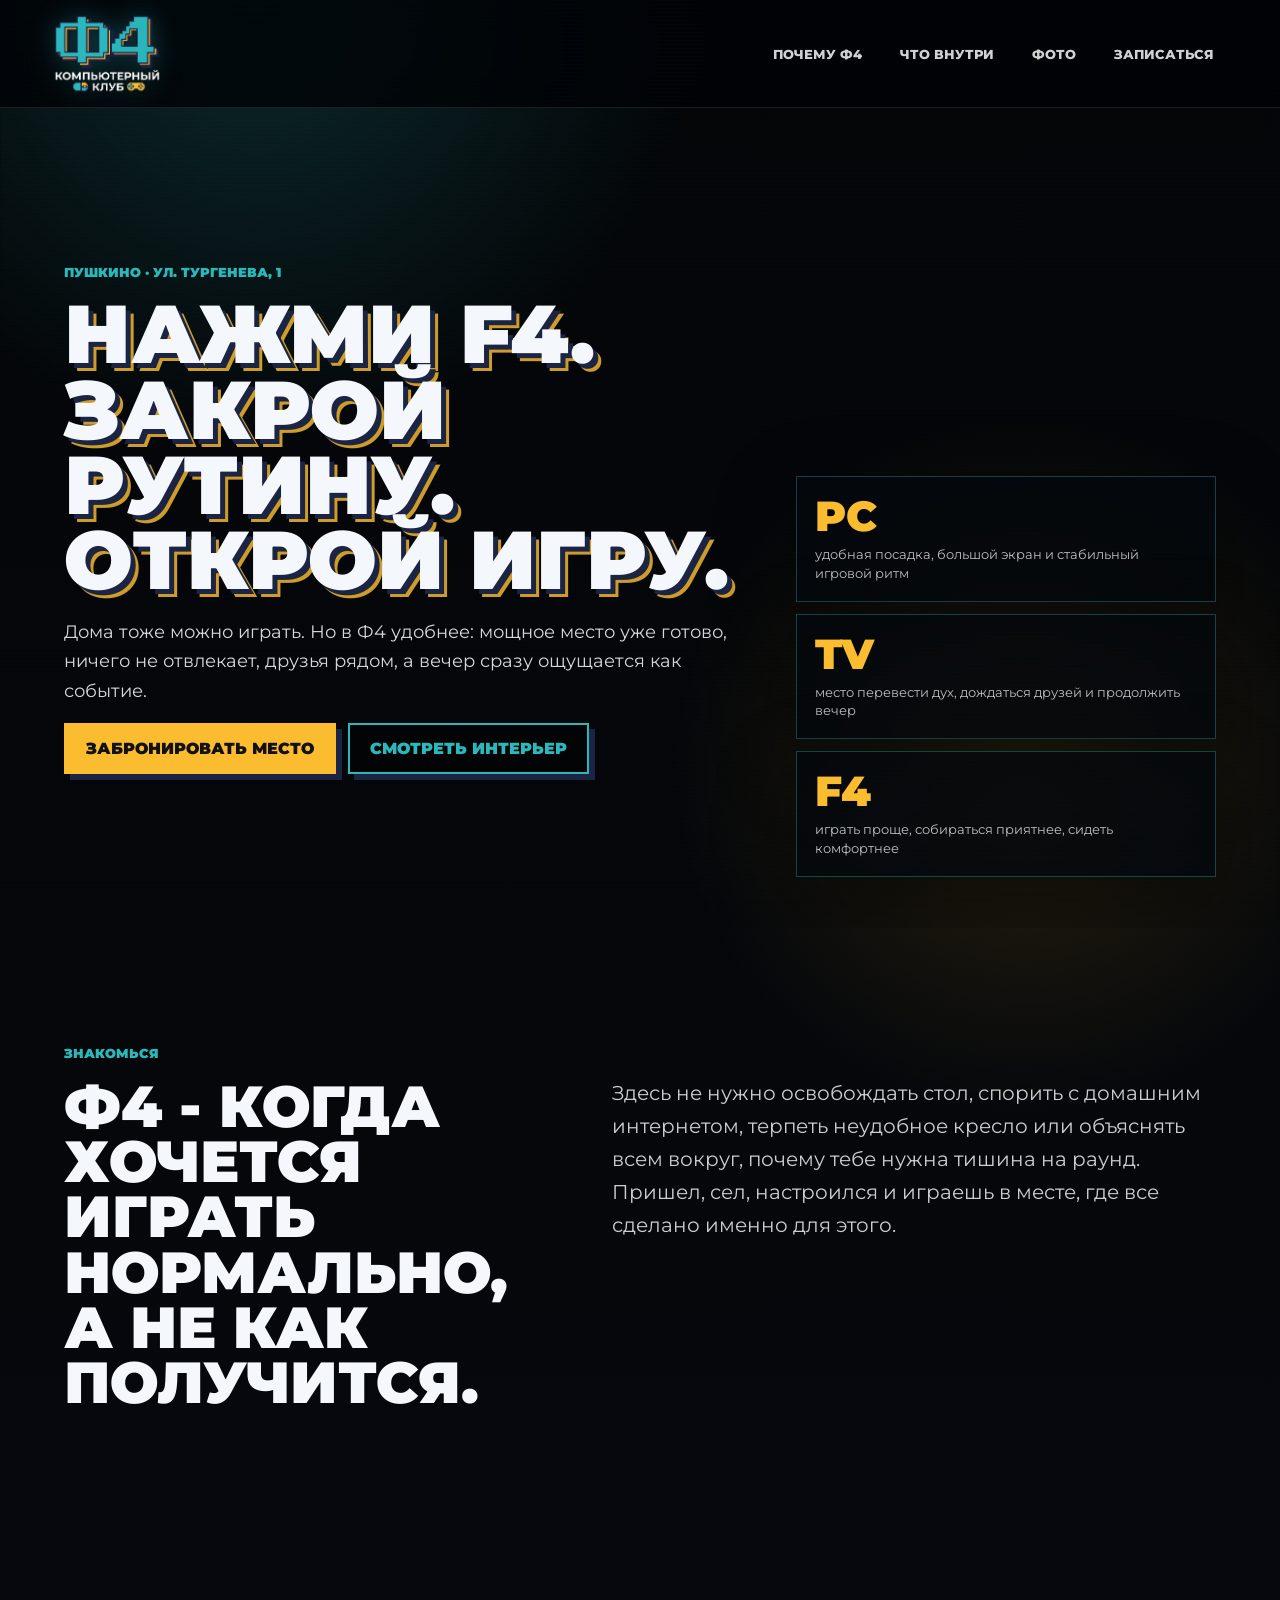
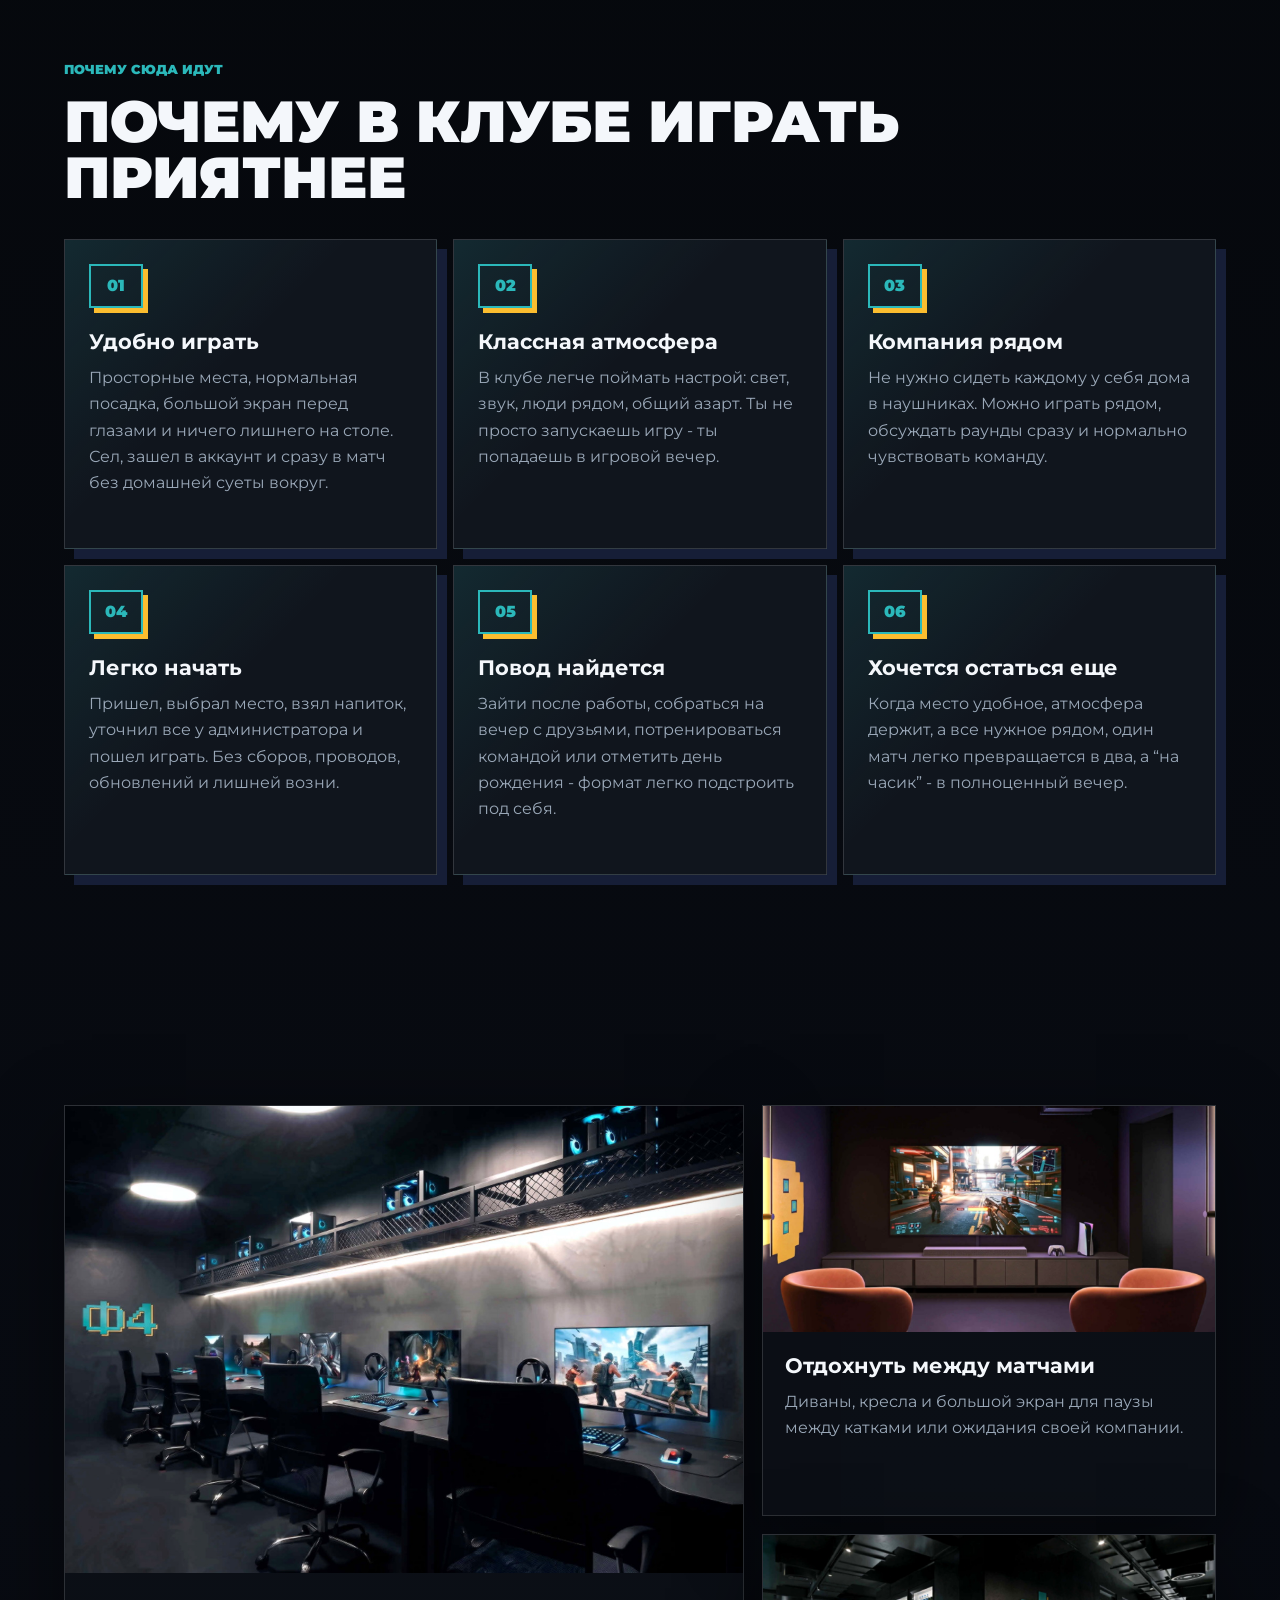
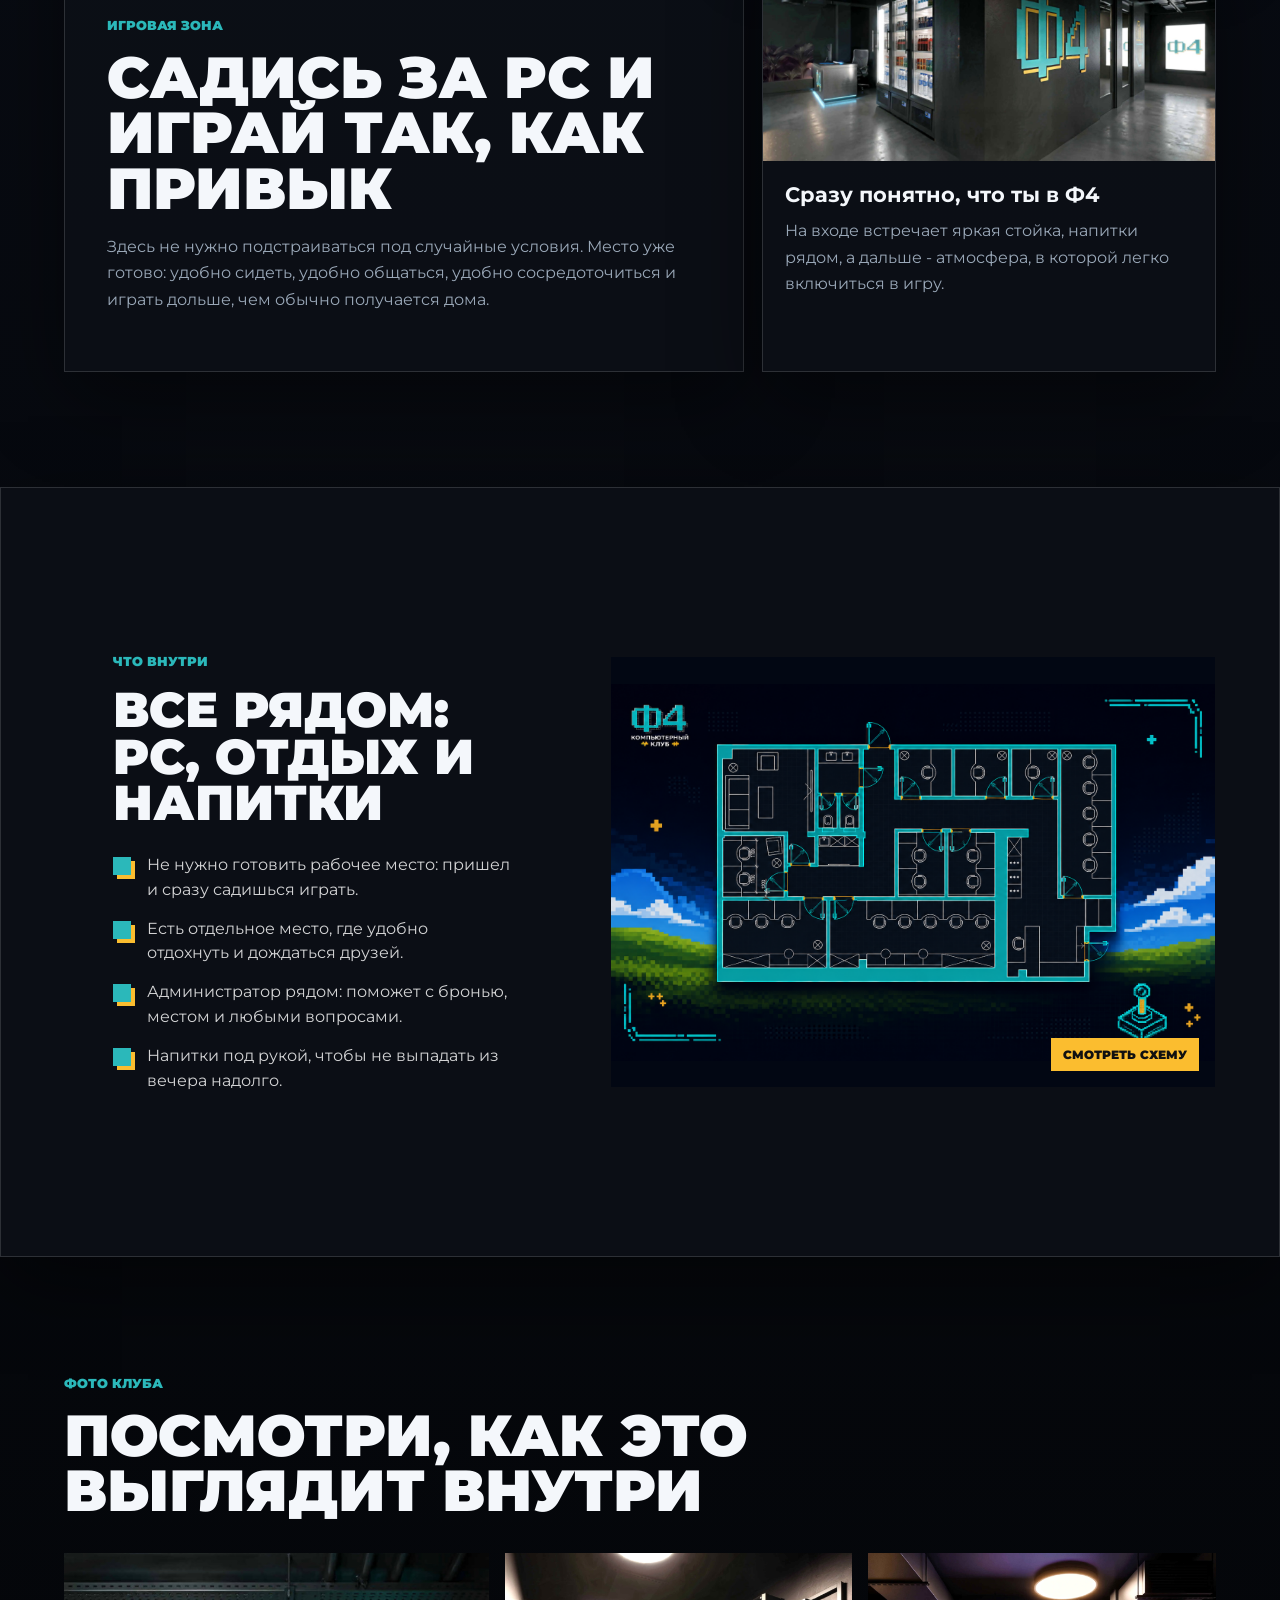
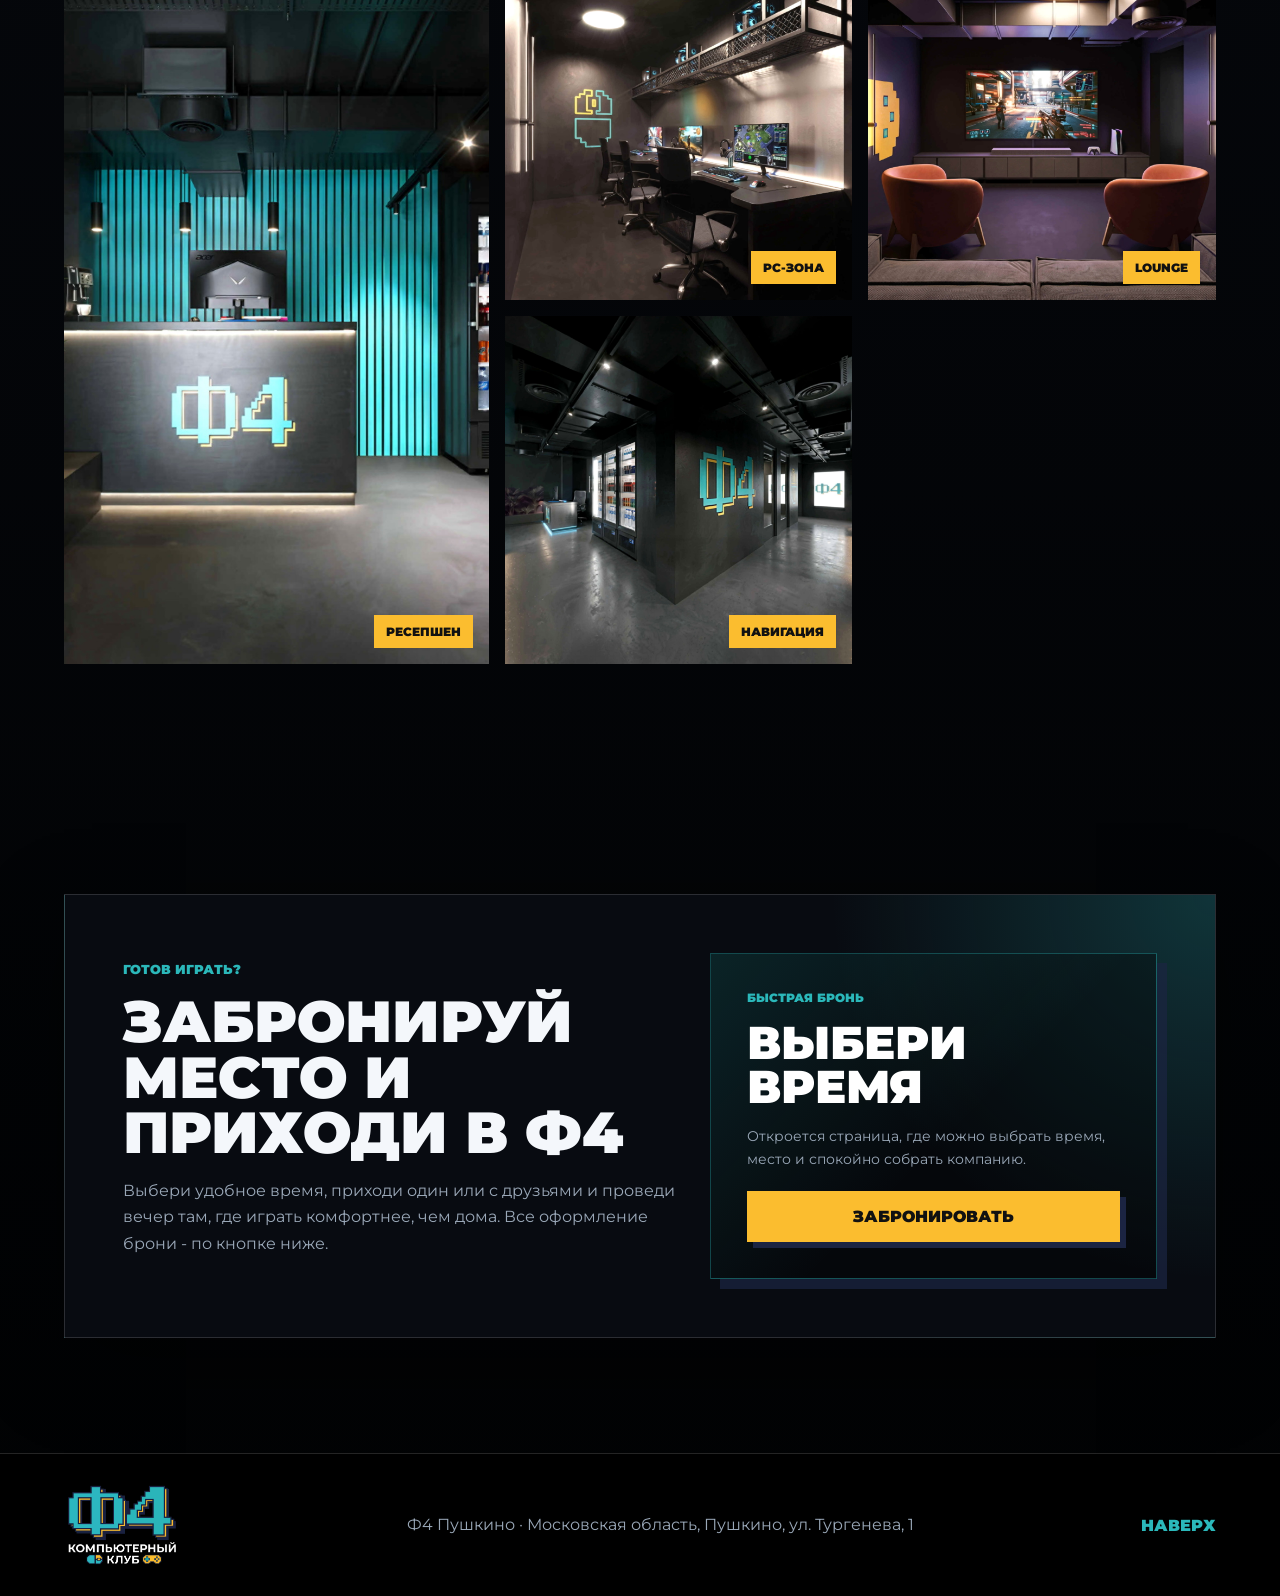
<file: index.html>
<!doctype html>
<html lang="ru">
  <head>
    <meta charset="UTF-8" />
    <meta name="viewport" content="width=device-width, initial-scale=1.0" />
    <meta
      name="description"
      content="Ф4 Пушкино - компьютерный клуб на ул. Тургенева, 1: место для игр, встреч с друзьями, командных матчей и отдыха."
    />
    <title>Ф4 Пушкино - компьютерный клуб</title>
    <link rel="icon" href="assets/logo-f4-brandbook.png" />
    <link rel="preconnect" href="https://fonts.googleapis.com" />
    <link rel="preconnect" href="https://fonts.gstatic.com" crossorigin />
    <link
      href="https://fonts.googleapis.com/css2?family=Montserrat:wght@500;700;800;900&display=swap"
      rel="stylesheet"
    />
    <link rel="stylesheet" href="style.css" />
  </head>
  <body>
    <div class="logo-intro" aria-hidden="true">
      <div class="logo-intro__stage">
        <div class="logo-intro__pixels"></div>
        <img class="logo-intro__logo" src="assets/logo-f4-brandbook.png" alt="" />
        <span class="logo-intro__label">loading game zone</span>
      </div>
    </div>

    <div class="scanline" aria-hidden="true"></div>

    <header class="site-header">
      <a class="brand" href="#top" aria-label="Ф4 Пушкино">
        <img src="assets/logo-f4-brandbook.png" alt="Ф4 компьютерный клуб" />
      </a>
      <nav class="nav" aria-label="Главная навигация">
        <a href="#advantages">Почему Ф4</a>
        <a href="#zones">Что внутри</a>
        <a href="#gallery">Фото</a>
        <a href="#booking">Записаться</a>
      </nav>
    </header>

    <main id="top">
      <section class="hero">
        <div class="hero__media" aria-hidden="true">
          <img src="assets/viz-1.jpg" alt="" />
        </div>
        <div class="hero__content">
          <p class="eyebrow">Пушкино · ул. Тургенева, 1</p>
          <h1>Нажми F4. Закрой рутину. Открой игру.</h1>
          <p class="hero__lead">
            Дома тоже можно играть. Но в Ф4 удобнее: мощное место уже готово,
            ничего не отвлекает, друзья рядом, а вечер сразу ощущается как событие.
          </p>
          <div class="hero__actions">
            <a class="button button--primary" href="https://f4club.ru/" target="_blank" rel="noopener">Забронировать место</a>
            <a class="button button--ghost" href="#gallery">Смотреть интерьер</a>
          </div>
        </div>
        <aside class="hero__panel" aria-label="Ключевые особенности">
          <div>
            <strong>PC</strong>
            <span>удобная посадка, большой экран и стабильный игровой ритм</span>
          </div>
          <div>
            <strong>TV</strong>
            <span>место перевести дух, дождаться друзей и продолжить вечер</span>
          </div>
          <div>
            <strong>F4</strong>
            <span>играть проще, собираться приятнее, сидеть комфортнее</span>
          </div>
        </aside>
      </section>

      <section class="section intro">
        <div>
          <p class="eyebrow">Знакомься</p>
          <h2>Ф4 - когда хочется играть нормально, а не как получится.</h2>
        </div>
        <p>
          Здесь не нужно освобождать стол, спорить с домашним интернетом, терпеть
          неудобное кресло или объяснять всем вокруг, почему тебе нужна тишина на
          раунд. Пришел, сел, настроился и играешь в месте, где все сделано именно
          для этого.
        </p>
      </section>

      <section class="section advantages" id="advantages">
        <div class="section__head">
          <p class="eyebrow">Почему сюда идут</p>
          <h2>Почему в клубе играть приятнее</h2>
        </div>

        <div class="advantage-grid">
          <article>
            <span class="pixel-icon">01</span>
            <h3>Удобно играть</h3>
            <p>
              Просторные места, нормальная посадка, большой экран перед глазами и
              ничего лишнего на столе. Сел, зашел в аккаунт и сразу в матч без
              домашней суеты вокруг.
            </p>
          </article>
          <article>
            <span class="pixel-icon">02</span>
            <h3>Классная атмосфера</h3>
            <p>
              В клубе легче поймать настрой: свет, звук, люди рядом, общий азарт.
              Ты не просто запускаешь игру - ты попадаешь в игровой вечер.
            </p>
          </article>
          <article>
            <span class="pixel-icon">03</span>
            <h3>Компания рядом</h3>
            <p>
              Не нужно сидеть каждому у себя дома в наушниках. Можно играть рядом,
              обсуждать раунды сразу и нормально чувствовать команду.
            </p>
          </article>
          <article>
            <span class="pixel-icon">04</span>
            <h3>Легко начать</h3>
            <p>
              Пришел, выбрал место, взял напиток, уточнил все у администратора и
              пошел играть. Без сборов, проводов, обновлений и лишней возни.
            </p>
          </article>
          <article>
            <span class="pixel-icon">05</span>
            <h3>Повод найдется</h3>
            <p>
              Зайти после работы, собраться на вечер с друзьями, потренироваться
              командой или отметить день рождения - формат легко подстроить под себя.
            </p>
          </article>
          <article>
            <span class="pixel-icon">06</span>
            <h3>Хочется остаться еще</h3>
            <p>
              Когда место удобное, атмосфера держит, а все нужное рядом, один матч
              легко превращается в два, а “на часик” - в полноценный вечер.
            </p>
          </article>
        </div>
      </section>

      <section class="section zones" id="zones">
        <div class="zone-card zone-card--large">
          <img src="assets/viz-3.jpg" alt="Игровая зона Ф4 с рядами компьютеров" />
          <div>
            <p class="eyebrow">Игровая зона</p>
            <h2>Садись за PC и играй так, как привык</h2>
            <p>
              Здесь не нужно подстраиваться под случайные условия. Место уже готово:
              удобно сидеть, удобно общаться, удобно сосредоточиться и играть дольше,
              чем обычно получается дома.
            </p>
          </div>
        </div>

        <div class="zone-stack">
          <article>
            <img src="assets/viz-2.jpg" alt="Lounge зона с диванами и игровым экраном" />
            <h3>Отдохнуть между матчами</h3>
            <p>Диваны, кресла и большой экран для паузы между катками или ожидания своей компании.</p>
          </article>
          <article>
            <img src="assets/viz-5.jpg" alt="Коридор и входная зона компьютерного клуба Ф4" />
            <h3>Сразу понятно, что ты в Ф4</h3>
            <p>На входе встречает яркая стойка, напитки рядом, а дальше - атмосфера, в которой легко включиться в игру.</p>
          </article>
        </div>
      </section>

      <section class="section plan" id="plan">
        <div class="plan__copy">
          <p class="eyebrow">Что внутри</p>
          <h2>Все рядом: PC, отдых и напитки</h2>
          <ul class="check-list">
            <li>Не нужно готовить рабочее место: пришел и сразу садишься играть.</li>
            <li>Есть отдельное место, где удобно отдохнуть и дождаться друзей.</li>
            <li>Администратор рядом: поможет с бронью, местом и любыми вопросами.</li>
            <li>Напитки под рукой, чтобы не выпадать из вечера надолго.</li>
          </ul>
        </div>
        <button class="plan__image" type="button" data-lightbox="assets/plan-brand-styled.png">
          <img src="assets/plan-brand-styled.png" alt="Стилизованная схема клуба Ф4 Пушкино" />
          <span>Смотреть схему</span>
        </button>
      </section>

      <section class="section gallery" id="gallery">
        <div class="section__head">
          <p class="eyebrow">Фото клуба</p>
          <h2>Посмотри, как это выглядит внутри</h2>
        </div>
        <div class="gallery__grid">
          <button type="button" data-lightbox="assets/viz-1.jpg">
            <img src="assets/viz-1.jpg" alt="Ресепшен клуба Ф4" />
            <span>Ресепшен</span>
          </button>
          <button type="button" data-lightbox="assets/viz-4.jpg">
            <img src="assets/viz-4.jpg" alt="Игровые места с подвесными полками для системных блоков" />
            <span>PC-зона</span>
          </button>
          <button type="button" data-lightbox="assets/viz-2.jpg">
            <img src="assets/viz-2.jpg" alt="Зона отдыха Ф4" />
            <span>Lounge</span>
          </button>
          <button type="button" data-lightbox="assets/viz-5.jpg">
            <img src="assets/viz-5.jpg" alt="Коридор с логотипом Ф4" />
            <span>Навигация</span>
          </button>
        </div>
      </section>

      <section class="section final-cta" id="booking">
        <div>
          <p class="eyebrow">Готов играть?</p>
          <h2>Забронируй место и приходи в Ф4</h2>
          <p>
            Выбери удобное время, приходи один или с друзьями и проведи вечер там,
            где играть комфортнее, чем дома. Все оформление брони - по кнопке ниже.
          </p>
        </div>
        <div class="booking-link-card">
          <span>быстрая бронь</span>
          <strong>Выбери время</strong>
          <p>Откроется страница, где можно выбрать время, место и спокойно собрать компанию.</p>
          <a class="button button--primary" href="https://f4club.ru/" target="_blank" rel="noopener">
            Забронировать
          </a>
        </div>
      </section>
    </main>

    <footer class="site-footer">
      <img src="assets/logo-f4-brandbook.png" alt="Ф4 компьютерный клуб" />
      <p>Ф4 Пушкино · Московская область, Пушкино, ул. Тургенева, 1</p>
      <a href="#top">Наверх</a>
    </footer>

    <dialog class="lightbox" aria-label="Просмотр изображения">
      <button class="lightbox__close" type="button" aria-label="Закрыть">×</button>
      <img alt="" />
    </dialog>

    <script src="script.js"></script>
  </body>
</html>
</file>
<file: style.css>
:root {
  --cyan: #2bb8ba;
  --yellow: #fbbd2f;
  --navy: #1b2442;
  --black: #000;
  --ink: #05070b;
  --panel: #10151d;
  --panel-soft: #161d28;
  --line: rgba(255, 255, 255, 0.14);
  --text: #f4f7fb;
  --muted: #9aa8b8;
  --shadow: 0 26px 80px rgba(0, 0, 0, 0.46);
}

* {
  box-sizing: border-box;
}

html {
  background: #000;
  scroll-behavior: smooth;
  overscroll-behavior-y: none;
}

body {
  margin: 0;
  min-height: 100vh;
  background:
    radial-gradient(circle at 20% 0%, rgba(43, 184, 186, 0.2), transparent 28rem),
    radial-gradient(circle at 80% 12%, rgba(251, 189, 47, 0.14), transparent 22rem),
    linear-gradient(180deg, #030507 0%, #080b12 48%, #010203 100%);
  color: var(--text);
  font-family: "Montserrat", Arial, sans-serif;
  letter-spacing: 0;
}

body.intro-lock,
#f4-tilda-site.intro-lock {
  overflow: hidden;
}

body::before {
  position: fixed;
  inset: 0;
  z-index: -2;
  content: "";
  background-image:
    linear-gradient(rgba(255, 255, 255, 0.035) 1px, transparent 1px),
    linear-gradient(90deg, rgba(255, 255, 255, 0.035) 1px, transparent 1px);
  background-size: 44px 44px;
  mask-image: linear-gradient(180deg, #000 0%, transparent 76%);
}

.logo-intro {
  position: fixed;
  inset: 0;
  z-index: 40;
  display: grid;
  place-items: center;
  background:
    radial-gradient(circle at 50% 48%, rgba(43, 184, 186, 0.22), transparent 21rem),
    radial-gradient(circle at 52% 48%, rgba(251, 189, 47, 0.12), transparent 14rem),
    #030507;
  animation: intro-out 620ms ease 3240ms forwards;
}

.logo-intro__stage {
  position: relative;
  display: grid;
  place-items: center;
  width: min(500px, 86vw);
  min-height: min(360px, 72vh);
  animation: intro-stage-glow 2600ms ease both;
}

.logo-intro__logo {
  width: min(330px, 68vw);
  opacity: 0;
  filter: blur(8px) saturate(1.35);
  image-rendering: pixelated;
  transform: scale(0.72);
  animation: logo-build 1320ms steps(10, end) 300ms forwards;
}

.logo-intro--dock .logo-intro__logo {
  animation: logo-dock 1040ms cubic-bezier(0.18, 0.92, 0.18, 1) forwards;
}

.logo-intro__pixels {
  position: absolute;
  inset: 0;
  pointer-events: none;
  filter: drop-shadow(0 0 10px rgba(43, 184, 186, 0.18));
}

.logo-intro__pixels span {
  position: absolute;
  left: 50%;
  top: 50%;
  width: var(--size);
  height: var(--size);
  background: var(--color);
  box-shadow:
    var(--shadow-step) var(--shadow-step) 0 rgba(27, 36, 66, 0.82),
    0 0 14px var(--glow);
  transform: translate(var(--from-x), var(--from-y)) rotate(var(--rotate)) scale(0.45);
  opacity: 0;
  animation: pixel-join 1280ms steps(7, end) var(--delay) forwards;
}

.logo-intro__label {
  position: absolute;
  bottom: clamp(4px, 4vh, 20px);
  color: rgba(255, 255, 255, 0.64);
  font-size: 11px;
  font-weight: 900;
  letter-spacing: 0.18em;
  text-transform: uppercase;
  animation: intro-label 1600ms ease 260ms forwards;
}

.logo-intro--built .logo-intro__label,
.logo-intro--dock .logo-intro__label,
.logo-intro--dock .logo-intro__pixels {
  opacity: 0;
  transition: opacity 220ms ease;
}

img {
  display: block;
  max-width: 100%;
}

a {
  color: inherit;
  text-decoration: none;
}

button,
input,
select {
  font: inherit;
}

.scanline {
  position: fixed;
  inset: 0;
  z-index: 10;
  pointer-events: none;
  opacity: 0.2;
  background: repeating-linear-gradient(
    180deg,
    rgba(255, 255, 255, 0.04) 0,
    rgba(255, 255, 255, 0.04) 1px,
    transparent 1px,
    transparent 4px
  );
}

.site-header {
  position: sticky;
  top: 0;
  z-index: 6;
  display: flex;
  align-items: center;
  justify-content: space-between;
  gap: 24px;
  padding: 12px clamp(18px, 4vw, 56px);
  border-bottom: 1px solid rgba(255, 255, 255, 0.1);
  background: rgba(1, 3, 7, 0.82);
  backdrop-filter: blur(16px);
}

.brand img {
  width: 112px;
  border: 0;
  background: transparent;
  filter: drop-shadow(0 0 12px rgba(43, 184, 186, 0.28));
}

.nav {
  display: flex;
  flex-wrap: wrap;
  justify-content: flex-end;
  gap: 8px;
}

.nav a {
  padding: 10px 14px;
  border: 1px solid transparent;
  color: rgba(255, 255, 255, 0.82);
  font-size: 13px;
  font-weight: 800;
  text-transform: uppercase;
}

.nav a:hover {
  border-color: var(--cyan);
  color: var(--cyan);
}

.hero {
  position: relative;
  min-height: clamp(620px, calc(100vh - 74px), 820px);
  display: grid;
  grid-template-columns: minmax(0, 1fr) minmax(280px, 420px);
  align-items: center;
  gap: 28px;
  padding: clamp(28px, 4vw, 60px) clamp(18px, 5vw, 72px);
  overflow: hidden;
}

.hero__media {
  position: absolute;
  inset: 0;
  z-index: -2;
}

.hero__media::after {
  position: absolute;
  inset: 0;
  content: "";
  background:
    linear-gradient(90deg, rgba(0, 0, 0, 0.94) 0%, rgba(0, 0, 0, 0.68) 42%, rgba(0, 0, 0, 0.28) 100%),
    linear-gradient(180deg, rgba(0, 0, 0, 0.1), #030507 98%);
}

.hero__media img {
  width: 100%;
  height: 100%;
  object-fit: cover;
  filter: saturate(1.12) contrast(1.08);
  animation: hero-drift 18s ease-in-out infinite alternate;
}

.hero__content {
  max-width: 940px;
}

.eyebrow {
  margin: 0 0 14px;
  color: var(--cyan);
  font-size: 13px;
  font-weight: 900;
  text-transform: uppercase;
}

h1,
h2,
h3,
p {
  margin-top: 0;
}

h1 {
  max-width: 760px;
  margin-bottom: 18px;
  font-size: clamp(44px, 6.4vw, 86px);
  line-height: 0.92;
  font-weight: 900;
  text-transform: uppercase;
  text-shadow: 5px 5px 0 var(--navy), 8px 8px 0 rgba(251, 189, 47, 0.82);
}

h2 {
  margin-bottom: 18px;
  font-size: clamp(30px, 4.5vw, 64px);
  line-height: 0.96;
  font-weight: 900;
  text-transform: uppercase;
}

h3 {
  margin-bottom: 12px;
  font-size: 21px;
  line-height: 1.1;
}

p {
  color: var(--muted);
  line-height: 1.65;
}

.hero__lead {
  max-width: 720px;
  color: rgba(255, 255, 255, 0.84);
  font-size: clamp(16px, 1.4vw, 20px);
}

.hero__actions,
.hero__panel {
  display: flex;
  flex-wrap: wrap;
  gap: 12px;
}

.button {
  display: inline-flex;
  align-items: center;
  justify-content: center;
  min-height: 50px;
  padding: 14px 20px;
  border: 2px solid var(--cyan);
  box-shadow: 6px 6px 0 var(--navy);
  font-weight: 900;
  text-transform: uppercase;
  cursor: pointer;
  transition: transform 160ms ease, box-shadow 160ms ease, background 160ms ease;
}

.button:hover {
  transform: translate(3px, 3px);
  box-shadow: 3px 3px 0 var(--navy);
}

.button--primary {
  border-color: var(--yellow);
  background: var(--yellow);
  color: #111;
}

.button--ghost {
  background: rgba(0, 0, 0, 0.42);
  color: var(--cyan);
}

.hero__panel {
  align-self: end;
  flex-direction: column;
}

.hero__panel div {
  padding: 18px;
  border: 1px solid rgba(43, 184, 186, 0.34);
  background: rgba(3, 7, 12, 0.78);
  box-shadow: var(--shadow);
  transition: transform 220ms ease, border-color 220ms ease, background 220ms ease;
}

.hero__panel div:hover {
  transform: translateX(-6px);
  border-color: rgba(251, 189, 47, 0.58);
  background: rgba(8, 14, 22, 0.9);
}

.hero__panel strong {
  display: block;
  color: var(--yellow);
  font-size: 42px;
  line-height: 1;
  font-weight: 900;
}

.hero__panel span {
  display: block;
  margin-top: 8px;
  color: rgba(255, 255, 255, 0.74);
  font-size: 13px;
  line-height: 1.45;
}

.section {
  padding: clamp(68px, 9vw, 128px) clamp(18px, 5vw, 72px);
}

.intro {
  display: grid;
  grid-template-columns: minmax(260px, 0.8fr) minmax(280px, 1fr);
  gap: clamp(28px, 5vw, 72px);
  align-items: start;
}

.intro p:last-child {
  margin-top: 34px;
  color: rgba(255, 255, 255, 0.8);
  font-size: 20px;
}

.section__head {
  max-width: 960px;
  margin-bottom: 34px;
}

.advantage-grid {
  display: grid;
  grid-template-columns: repeat(3, minmax(0, 1fr));
  gap: 16px;
}

.advantage-grid article {
  min-height: 310px;
  padding: 24px;
  border: 1px solid var(--line);
  background:
    linear-gradient(135deg, rgba(43, 184, 186, 0.12), transparent 42%),
    var(--panel);
  box-shadow: 10px 10px 0 rgba(27, 36, 66, 0.8);
  transition: transform 220ms ease, border-color 220ms ease, box-shadow 220ms ease;
}

.advantage-grid article:hover {
  transform: translateY(-7px);
  border-color: rgba(43, 184, 186, 0.5);
  box-shadow: 10px 14px 0 rgba(27, 36, 66, 0.8), 0 0 34px rgba(43, 184, 186, 0.12);
}

.pixel-icon {
  display: inline-grid;
  place-items: center;
  width: 54px;
  height: 44px;
  margin-bottom: 22px;
  border: 2px solid var(--cyan);
  box-shadow: 5px 5px 0 var(--yellow);
  color: var(--cyan);
  font-weight: 900;
}

.zones {
  display: grid;
  grid-template-columns: minmax(0, 1.2fr) minmax(300px, 0.8fr);
  gap: 18px;
}

.zone-card,
.zone-stack article,
.plan,
.final-cta {
  border: 1px solid var(--line);
  background: rgba(12, 16, 23, 0.86);
  box-shadow: var(--shadow);
}

.zone-card,
.zone-stack article,
.plan,
.final-cta,
.gallery__grid button {
  transition: transform 240ms ease, border-color 240ms ease, box-shadow 240ms ease;
}

.zone-card:hover,
.zone-stack article:hover,
.plan:hover,
.final-cta:hover {
  border-color: rgba(43, 184, 186, 0.42);
  box-shadow: var(--shadow), 0 0 36px rgba(43, 184, 186, 0.1);
}

.zone-card--large {
  display: grid;
  grid-template-rows: auto 1fr;
}

.zone-card--large img {
  width: 100%;
  aspect-ratio: 16 / 11;
  object-fit: cover;
}

.zone-card--large div {
  padding: clamp(24px, 4vw, 42px);
}

.zone-stack {
  display: grid;
  gap: 18px;
}

.zone-stack article {
  overflow: hidden;
}

.zone-stack img {
  width: 100%;
  aspect-ratio: 16 / 8;
  object-fit: cover;
}

.zone-stack h3,
.zone-stack p {
  padding-inline: 22px;
}

.zone-stack h3 {
  padding-top: 22px;
}

.zone-stack p {
  padding-bottom: 22px;
}

.plan {
  display: grid;
  grid-template-columns: minmax(280px, 0.82fr) minmax(320px, 1fr);
  gap: clamp(24px, 4vw, 54px);
  align-items: center;
}

.plan__copy {
  padding: clamp(24px, 4vw, 48px);
}

.plan__copy h2 {
  font-size: clamp(30px, 3.8vw, 52px);
}

.check-list {
  display: grid;
  gap: 14px;
  margin: 26px 0 0;
  padding: 0;
  list-style: none;
}

.check-list li {
  position: relative;
  padding-left: 34px;
  color: rgba(255, 255, 255, 0.82);
  line-height: 1.55;
}

.check-list li::before {
  position: absolute;
  top: 4px;
  left: 0;
  width: 18px;
  height: 18px;
  content: "";
  background: var(--cyan);
  box-shadow: 4px 4px 0 var(--yellow);
}

.plan__image,
.gallery__grid button {
  position: relative;
  display: block;
  width: 100%;
  padding: 0;
  border: 0;
  background: transparent;
  color: #fff;
  cursor: pointer;
  overflow: hidden;
}

.plan__image img {
  width: 100%;
  height: 100%;
  min-height: 430px;
  background: #020713;
  object-fit: contain;
}

.plan__image span,
.gallery__grid span {
  position: absolute;
  right: 16px;
  bottom: 16px;
  padding: 9px 12px;
  background: var(--yellow);
  color: #111;
  font-size: 12px;
  font-weight: 900;
  text-transform: uppercase;
}

.gallery__grid {
  display: grid;
  grid-template-columns: 1.1fr 0.9fr 0.9fr;
  grid-auto-rows: minmax(240px, 1fr);
  gap: 16px;
}

.gallery__grid button:first-child {
  grid-row: span 2;
}

.gallery__grid img {
  width: 100%;
  height: 100%;
  object-fit: cover;
  transition: transform 220ms ease, filter 220ms ease;
}

.gallery__grid button:hover img {
  transform: scale(1.04);
  filter: saturate(1.18);
}

.has-motion .section,
.has-motion .advantage-grid article,
.has-motion .zone-card,
.has-motion .zone-stack article,
.has-motion .plan,
.has-motion .gallery__grid button,
.has-motion .final-cta {
  opacity: 0;
  transform: translateY(24px);
}

.has-motion .section.is-visible,
.has-motion .advantage-grid article.is-visible,
.has-motion .zone-card.is-visible,
.has-motion .zone-stack article.is-visible,
.has-motion .plan.is-visible,
.has-motion .gallery__grid button.is-visible,
.has-motion .final-cta.is-visible {
  opacity: 1;
  transform: translateY(0);
}

.has-motion .advantage-grid article:nth-child(2),
.has-motion .gallery__grid button:nth-child(2) {
  transition-delay: 80ms;
}

.has-motion .advantage-grid article:nth-child(3),
.has-motion .gallery__grid button:nth-child(3) {
  transition-delay: 160ms;
}

.has-motion .advantage-grid article:nth-child(4),
.has-motion .gallery__grid button:nth-child(4) {
  transition-delay: 240ms;
}

@keyframes intro-out {
  to {
    opacity: 0;
    visibility: hidden;
  }
}

@keyframes logo-build {
  0% {
    opacity: 0;
    filter: blur(12px) saturate(1.7);
    clip-path: inset(45% 45% 45% 45%);
    transform: scale(0.72) translate3d(0, 10px, 0);
  }
  38% {
    opacity: 1;
    filter: blur(6px) saturate(1.42);
    clip-path: inset(12% 16% 18% 14%);
    transform: scale(0.88) translate3d(0, 0, 0);
  }
  78% {
    opacity: 1;
    filter: blur(0) saturate(1.18);
    clip-path: inset(0);
    transform: scale(1.04);
  }
  100% {
    opacity: 1;
    filter: blur(0) saturate(1) drop-shadow(0 0 18px rgba(43, 184, 186, 0.28));
    clip-path: inset(0);
    transform: scale(1);
  }
}

@keyframes logo-dock {
  0% {
    opacity: 1;
    filter: blur(0) saturate(1);
    transform: translate3d(0, 0, 0) scale(1);
  }
  28% {
    filter: blur(0) saturate(1.24) drop-shadow(0 0 18px rgba(43, 184, 186, 0.48));
    transform: translate3d(0, -14px, 0) scale(1.08);
  }
  100% {
    opacity: 1;
    filter: blur(0) saturate(1) drop-shadow(0 0 12px rgba(43, 184, 186, 0.28));
    transform: translate3d(var(--dock-x, 0), var(--dock-y, 0), 0) scale(var(--dock-scale, 0.34));
  }
}

@keyframes pixel-join {
  0% {
    opacity: 0;
    transform: translate(var(--from-x), var(--from-y)) rotate(var(--rotate)) scale(0.45);
  }
  18% {
    opacity: 1;
  }
  58% {
    opacity: 1;
    transform: translate(var(--mid-x), var(--mid-y)) rotate(0deg) scale(1.05);
  }
  82% {
    opacity: 1;
    transform: translate(var(--to-x), var(--to-y)) scale(1);
  }
  100% {
    opacity: 0;
    transform: translate(var(--to-x), var(--to-y)) scale(0.2);
  }
}

@keyframes intro-label {
  0% {
    opacity: 0;
    transform: translateY(8px);
  }
  28%,
  78% {
    opacity: 1;
    transform: translateY(0);
  }
  100% {
    opacity: 0;
    transform: translateY(12px);
  }
}

@keyframes intro-stage-glow {
  0% {
    filter: drop-shadow(0 0 0 rgba(43, 184, 186, 0));
    transform: scale(0.98);
  }
  50% {
    filter: drop-shadow(0 0 28px rgba(43, 184, 186, 0.22));
  }
  100% {
    filter: drop-shadow(0 0 14px rgba(251, 189, 47, 0.12));
    transform: scale(1);
  }
}

@keyframes hero-drift {
  from {
    transform: scale(1.02) translate3d(0, 0, 0);
  }
  to {
    transform: scale(1.08) translate3d(18px, -10px, 0);
  }
}

.final-cta {
  display: grid;
  grid-template-columns: minmax(280px, 1fr) minmax(280px, 0.8fr);
  gap: 28px;
  align-items: center;
}

.final-cta {
  margin: clamp(68px, 9vw, 128px) clamp(18px, 5vw, 72px);
  padding: clamp(28px, 5vw, 58px);
  background:
    radial-gradient(circle at top right, rgba(43, 184, 186, 0.24), transparent 24rem),
    #080b11;
}

.booking-link-card {
  display: grid;
  gap: 16px;
  padding: clamp(22px, 4vw, 36px);
  border: 1px solid rgba(43, 184, 186, 0.36);
  background:
    linear-gradient(135deg, rgba(43, 184, 186, 0.16), transparent 55%),
    rgba(0, 0, 0, 0.34);
  box-shadow: 10px 10px 0 rgba(27, 36, 66, 0.72);
}

.booking-link-card span {
  margin: 0;
  font-size: 12px;
  font-weight: 900;
  text-transform: uppercase;
  color: var(--cyan);
}

.booking-link-card strong {
  color: #fff;
  font-size: clamp(28px, 4vw, 46px);
  line-height: 0.95;
  font-weight: 900;
  text-transform: uppercase;
}

.booking-link-card p {
  margin-bottom: 4px;
  font-size: 14px;
}

.site-footer {
  display: flex;
  flex-wrap: wrap;
  align-items: center;
  justify-content: space-between;
  gap: 18px;
  padding: 28px clamp(18px, 5vw, 72px);
  border-top: 1px solid var(--line);
  background: #000;
}

.site-footer img {
  width: 116px;
}

.site-footer p {
  margin: 0;
}

.site-footer a {
  color: var(--cyan);
  font-weight: 900;
  text-transform: uppercase;
}

.lightbox {
  width: min(94vw, 1100px);
  padding: 0;
  border: 1px solid rgba(43, 184, 186, 0.6);
  background: #000;
  box-shadow: var(--shadow);
}

.lightbox::backdrop {
  background: rgba(0, 0, 0, 0.82);
}

.lightbox img {
  width: 100%;
  max-height: 86vh;
  object-fit: contain;
}

.lightbox__close {
  position: absolute;
  top: 10px;
  right: 10px;
  z-index: 2;
  width: 42px;
  height: 42px;
  border: 1px solid var(--cyan);
  background: #000;
  color: #fff;
  font-size: 28px;
  line-height: 1;
  cursor: pointer;
}

@media (max-width: 980px) {
  .site-header {
    align-items: center;
    gap: 14px;
  }

  .hero,
  .intro,
  .zones,
  .plan,
  .final-cta {
    grid-template-columns: 1fr;
  }

  .hero {
    min-height: auto;
    align-items: end;
    padding-top: 56px;
    padding-bottom: 46px;
  }

  .hero__panel {
    flex-direction: row;
  }

  .advantage-grid {
    grid-template-columns: repeat(2, minmax(0, 1fr));
  }
}

@media (prefers-reduced-motion: reduce) {
  *,
  *::before,
  *::after {
    animation-duration: 0.001ms !important;
    animation-iteration-count: 1 !important;
    scroll-behavior: auto !important;
    transition-duration: 0.001ms !important;
  }

  body.intro-lock {
    overflow: auto;
  }

  .logo-intro {
    display: none;
  }
}

@media (max-width: 680px) {
  body {
    background:
      radial-gradient(circle at 20% 0%, rgba(43, 184, 186, 0.16), transparent 18rem),
      linear-gradient(180deg, #030507 0%, #080b12 54%, #010203 100%);
  }

  body::before {
    background-size: 34px 34px;
    opacity: 0.72;
  }

  .scanline {
    opacity: 0.14;
  }

  .logo-intro__stage {
    width: 92vw;
    min-height: 300px;
  }

  .logo-intro__logo {
    width: min(250px, 70vw);
  }

  .logo-intro__label {
    bottom: 18px;
    font-size: 9px;
    letter-spacing: 0.14em;
  }

  .site-header {
    gap: 10px;
    padding: 10px 14px 12px;
  }

  .nav {
    width: 100%;
    flex-wrap: nowrap;
    justify-content: flex-start;
    gap: 6px;
    overflow-x: auto;
    padding-bottom: 2px;
    scrollbar-width: none;
  }

  .nav::-webkit-scrollbar {
    display: none;
  }

  .nav a {
    flex: 0 0 auto;
    padding: 8px 9px;
    font-size: 10px;
    white-space: nowrap;
  }

  .brand img {
    width: 92px;
  }

  .hero {
    gap: 20px;
    padding: 34px 16px 38px;
  }

  .hero__media::after {
    background:
      linear-gradient(180deg, rgba(0, 0, 0, 0.62) 0%, rgba(0, 0, 0, 0.86) 48%, #030507 100%),
      linear-gradient(90deg, rgba(0, 0, 0, 0.74), rgba(0, 0, 0, 0.28));
  }

  .eyebrow {
    margin-bottom: 10px;
    font-size: 11px;
  }

  h1 {
    max-width: 100%;
    font-size: clamp(38px, 12vw, 48px);
    line-height: 0.94;
    text-shadow: 3px 3px 0 var(--navy), 5px 5px 0 rgba(251, 189, 47, 0.82);
  }

  h2 {
    font-size: clamp(28px, 9vw, 42px);
    line-height: 1;
  }

  h3 {
    font-size: 19px;
  }

  p {
    line-height: 1.55;
  }

  .hero__lead {
    font-size: 15px;
    line-height: 1.55;
  }

  .hero__actions,
  .hero__panel {
    align-items: stretch;
    flex-direction: column;
  }

  .button {
    width: 100%;
    min-height: 48px;
    padding: 13px 16px;
    font-size: 13px;
    box-shadow: 4px 4px 0 var(--navy);
  }

  .hero__panel {
    gap: 8px;
  }

  .hero__panel div {
    padding: 14px;
  }

  .hero__panel strong {
    font-size: 31px;
  }

  .section {
    padding: 56px 16px;
  }

  .intro {
    gap: 16px;
  }

  .intro p:last-child {
    margin-top: 0;
    font-size: 16px;
  }

  .advantage-grid,
  .gallery__grid {
    grid-template-columns: 1fr;
    gap: 12px;
  }

  .advantage-grid article {
    min-height: auto;
    padding: 20px;
    box-shadow: 6px 6px 0 rgba(27, 36, 66, 0.8);
  }

  .pixel-icon {
    width: 48px;
    height: 38px;
    margin-bottom: 16px;
  }

  .zones,
  .zone-stack {
    gap: 12px;
  }

  .zone-card--large img,
  .zone-stack img {
    aspect-ratio: 4 / 3;
  }

  .zone-card--large div {
    padding: 20px;
  }

  .zone-stack h3,
  .zone-stack p {
    padding-inline: 18px;
  }

  .zone-stack h3 {
    padding-top: 18px;
  }

  .zone-stack p {
    padding-bottom: 18px;
  }

  .plan {
    gap: 0;
  }

  .plan__copy {
    padding: 22px 18px;
  }

  .check-list {
    gap: 12px;
    margin-top: 18px;
  }

  .gallery__grid button:first-child {
    grid-row: auto;
  }

  .gallery__grid {
    grid-auto-rows: minmax(220px, 66vw);
  }

  .plan__image img {
    min-height: 280px;
    max-height: 360px;
    object-fit: contain;
  }

  .plan__image span,
  .gallery__grid span {
    right: 12px;
    bottom: 12px;
    font-size: 10px;
  }

  .final-cta {
    margin: 56px 16px;
    padding: 22px 18px;
    gap: 18px;
  }

  .booking-link-card {
    padding: 20px;
    box-shadow: 6px 6px 0 rgba(27, 36, 66, 0.72);
  }

  .booking-link-card strong {
    font-size: 30px;
  }

  .site-footer {
    align-items: flex-start;
    flex-direction: column;
    padding: 24px 16px;
  }

  .site-footer img {
    width: 92px;
  }
}

@media (max-width: 420px) {
  .site-header {
    align-items: flex-start;
  }

  h1 {
    font-size: clamp(34px, 13vw, 43px);
  }

  .hero {
    padding-top: 28px;
  }

  .hero__panel span {
    font-size: 12px;
  }

  .gallery__grid {
    grid-auto-rows: minmax(210px, 74vw);
  }
}
</file>
